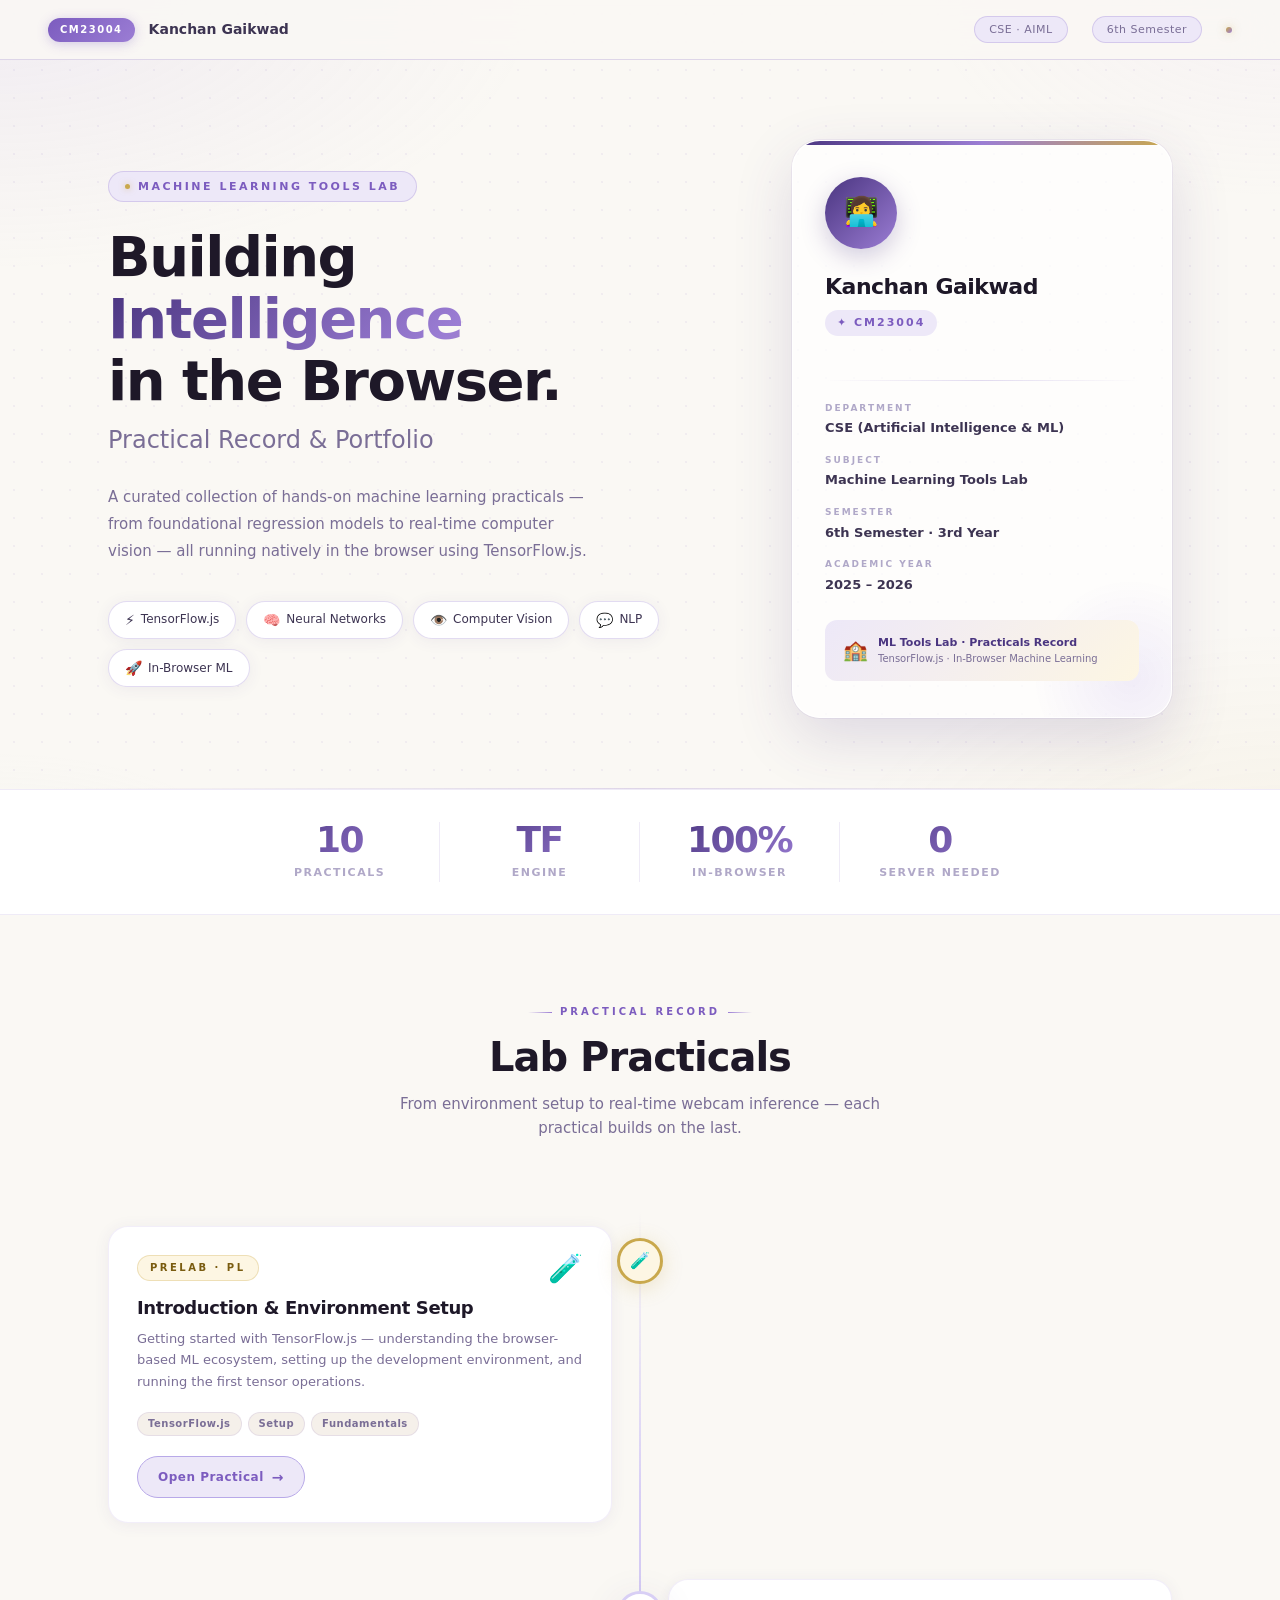
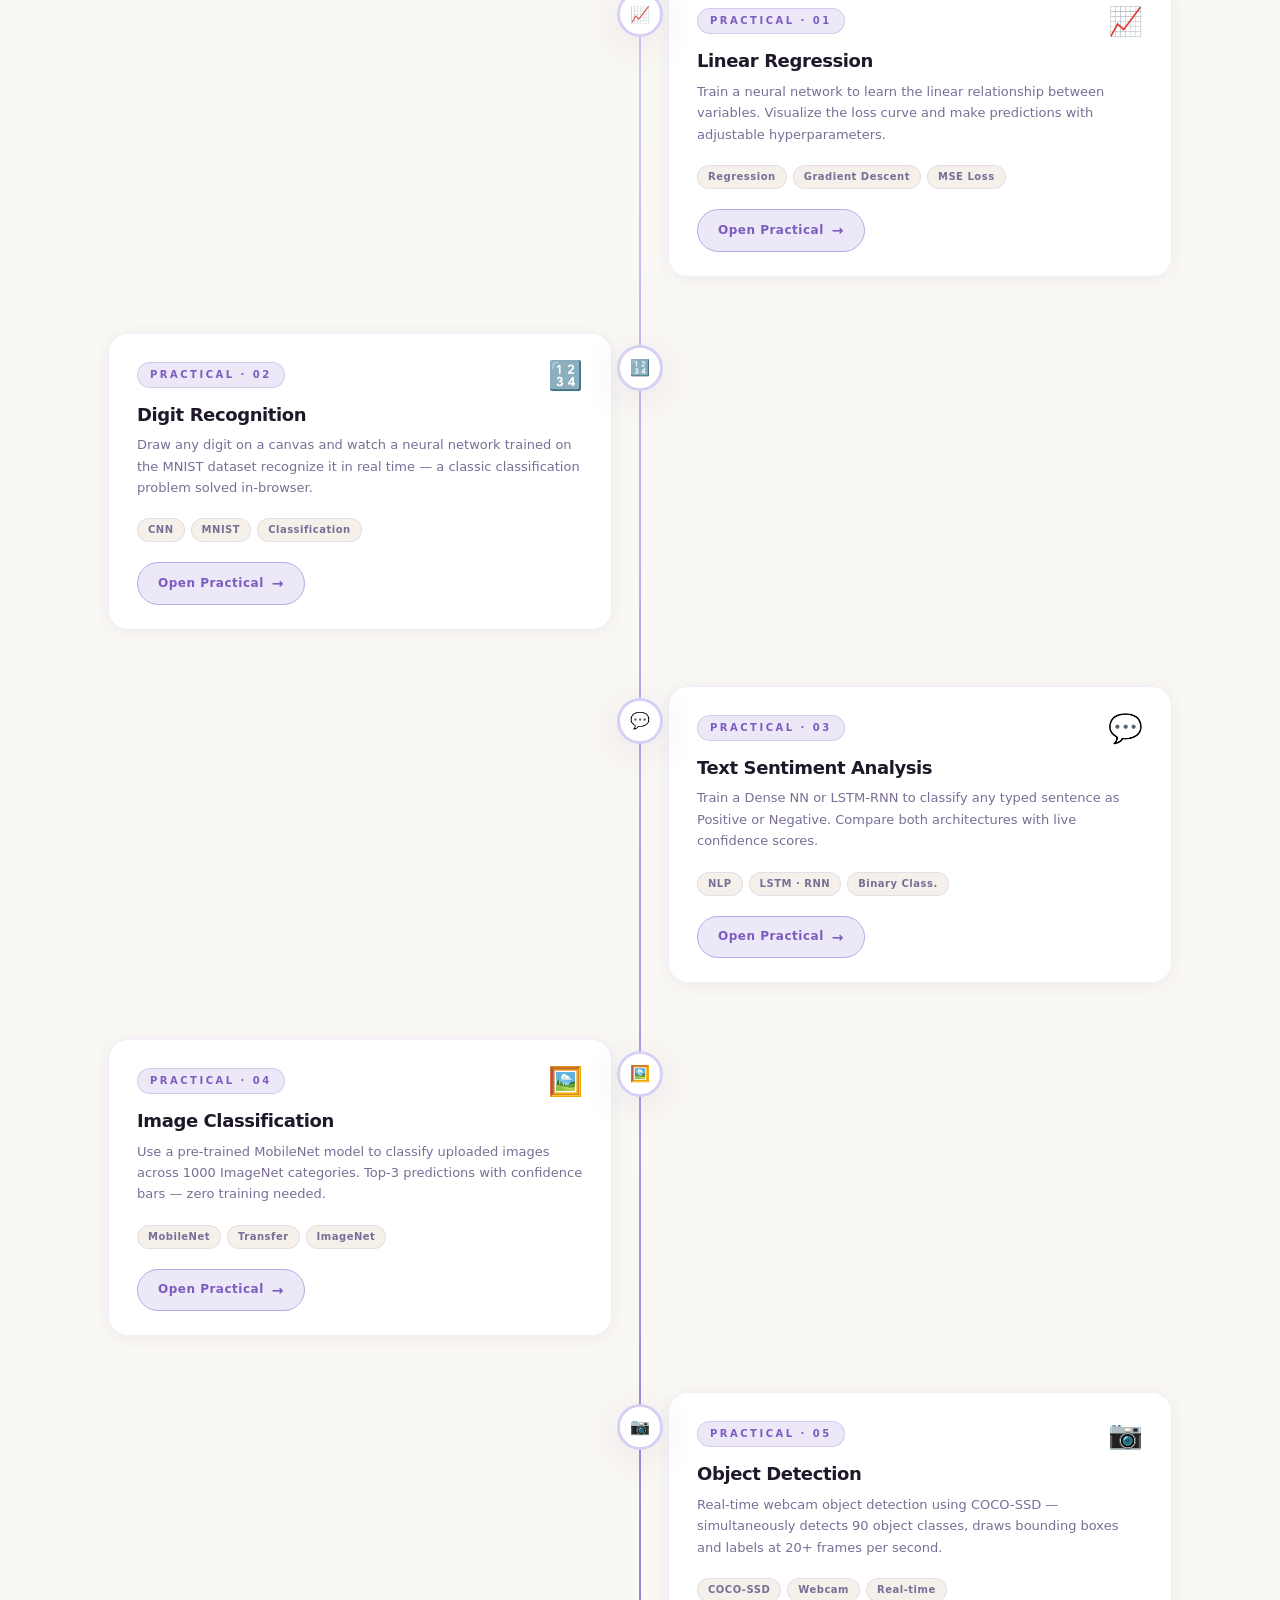
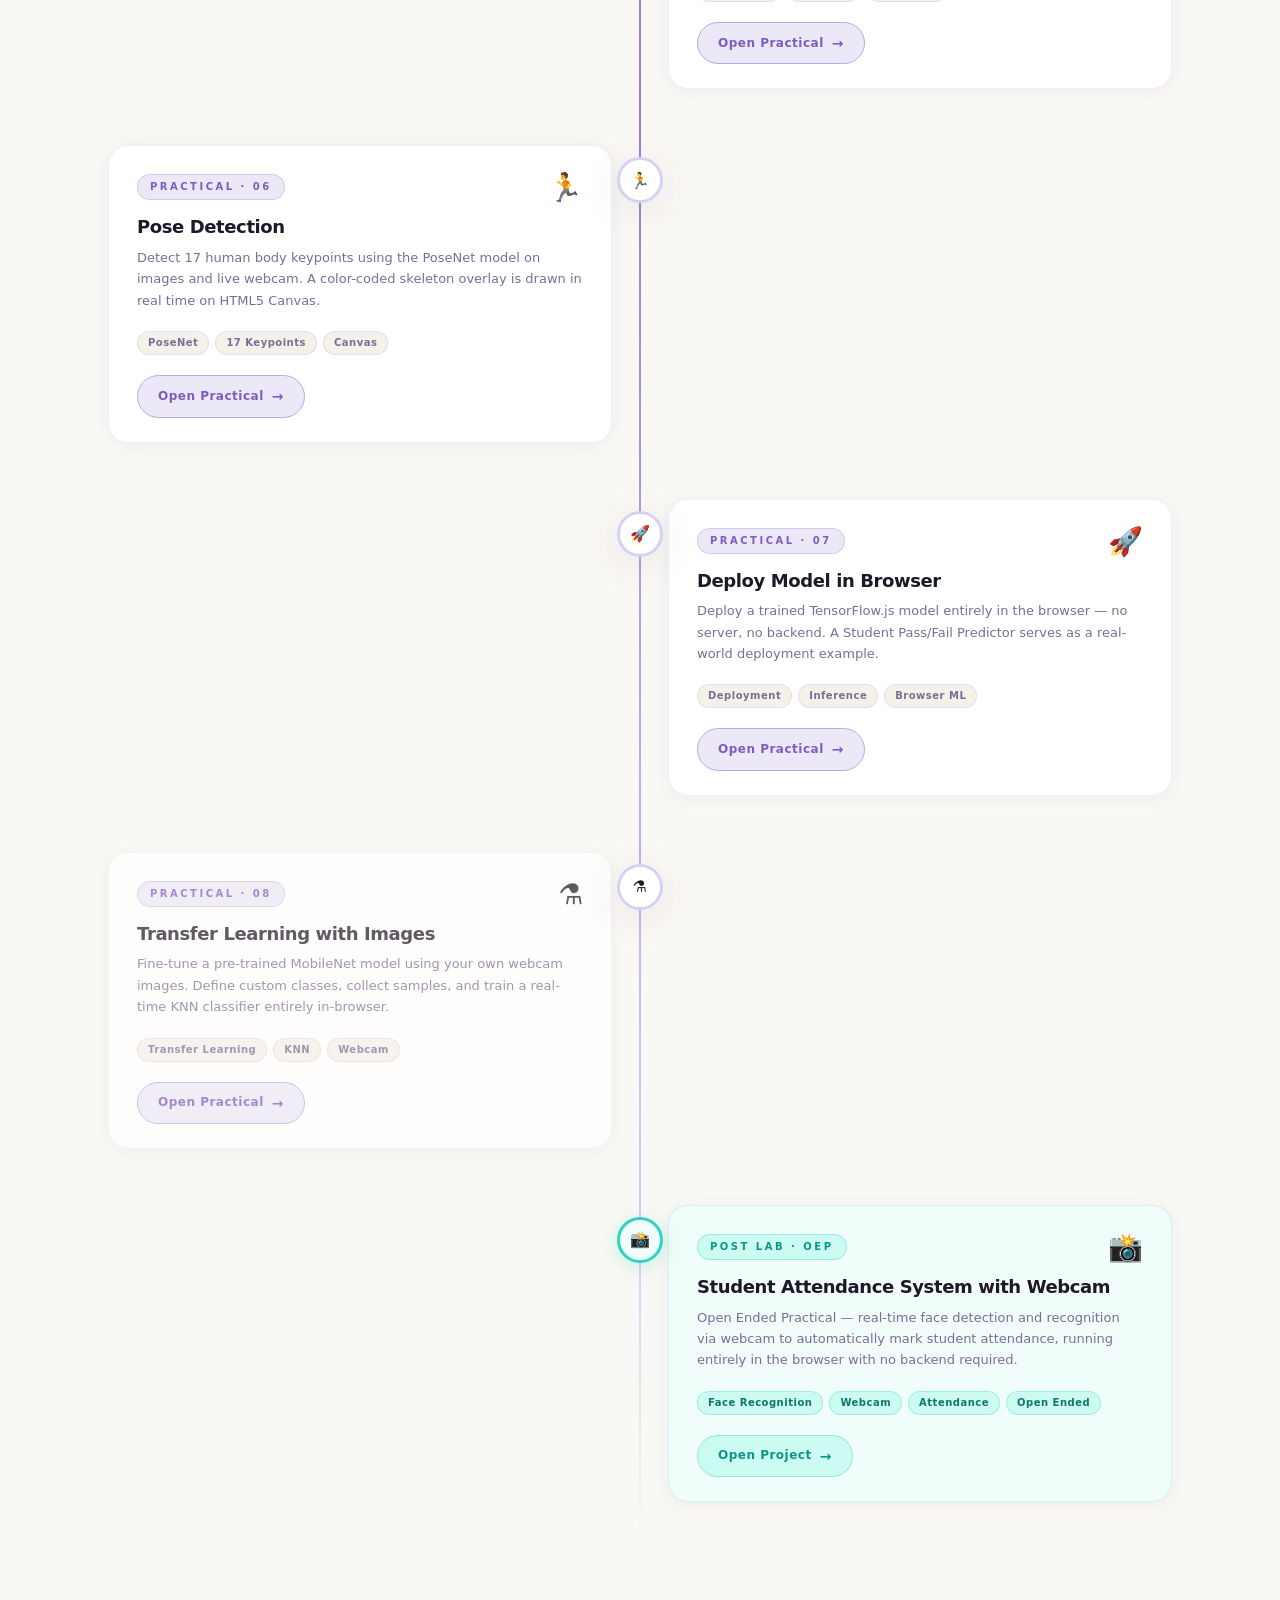
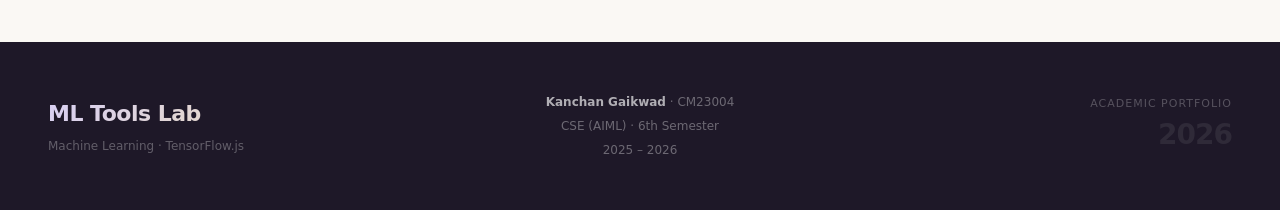
<file: index.html>
<!DOCTYPE html>
<html lang="en">
<head>
<meta charset="UTF-8"/>
<meta name="viewport" content="width=device-width, initial-scale=1.0"/>
<title>ML Tools Lab — Kanchan Gaikwad</title>
<style>

*, *::before, *::after { box-sizing: border-box; margin: 0; padding: 0; }
html { scroll-behavior: smooth; }

:root {
  --cream:        #faf8f4;
  --paper:        #f5f0ea;
  --white:        #ffffff;
  --lavender:     #ede8f8;
  --lavender2:    #d8cff5;
  --lavender3:    #b8a9e8;
  --purple:       #7c5cbf;
  --purple2:      #9b7dd4;
  --purple-deep:  #4a3580;
  --gold:         #c9a84c;
  --gold-light:   #f0dfa0;
  --gold-pale:    #fdf6e3;
  --ink:          #1e1828;
  --ink2:         #3d3452;
  --ink3:         #7a6e96;
  --ink4:         #b0a8c8;
  --border:       rgba(124,92,191,0.12);
  --border2:      rgba(124,92,191,0.22);
  --shadow-sm:    0 2px 16px rgba(74,53,128,0.07);
  --shadow-md:    0 8px 40px rgba(74,53,128,0.11);
  --shadow-lg:    0 20px 60px rgba(74,53,128,0.16);
  --radius:       20px;
}

body {
  background: var(--cream);
  color: var(--ink);
  font-family: -apple-system, BlinkMacSystemFont, 'Segoe UI', system-ui, sans-serif;
  min-height: 100vh;
  line-height: 1.6;
  overflow-x: hidden;
}
body::before {
  content: '';
  position: fixed; inset: 0; z-index: 0; pointer-events: none;
  background:
    radial-gradient(ellipse 70% 50% at 0% 0%,   rgba(180,160,230,0.13) 0%, transparent 60%),
    radial-gradient(ellipse 60% 50% at 100% 100%, rgba(201,168,76,0.08)  0%, transparent 60%),
    radial-gradient(ellipse 50% 40% at 100% 0%,  rgba(220,200,250,0.10) 0%, transparent 55%),
    radial-gradient(ellipse 40% 30% at 0% 100%,  rgba(196,216,200,0.10) 0%, transparent 55%);
}
body::after {
  content: '';
  position: fixed; inset: 0; z-index: 0; pointer-events: none;
  background-image: radial-gradient(circle, rgba(124,92,191,0.07) 1px, transparent 1px);
  background-size: 28px 28px;
}
.page { position: relative; z-index: 1; }

@keyframes fadeUp {
  from { opacity: 0; transform: translateY(24px); }
  to   { opacity: 1; transform: translateY(0); }
}
@keyframes float {
  0%, 100% { transform: translateY(0px); }
  50%       { transform: translateY(-6px); }
}
@keyframes shimmer {
  0%   { background-position: -200% center; }
  100% { background-position: 200% center; }
}

/* NAVBAR */
.navbar {
  position: sticky; top: 0; z-index: 100;
  background: rgba(250,248,244,0.88);
  backdrop-filter: blur(20px);
  border-bottom: 1px solid var(--border2);
  padding: 0 48px; height: 60px;
  display: flex; align-items: center; justify-content: space-between;
  animation: fadeUp 0.5s ease both;
}
.nav-left { display: flex; align-items: center; gap: 14px; }
.nav-badge {
  background: linear-gradient(135deg, var(--purple), var(--purple2));
  color: #fff; font-size: 10px; font-weight: 700;
  letter-spacing: 1.5px; text-transform: uppercase;
  padding: 4px 12px; border-radius: 20px;
  box-shadow: 0 2px 12px rgba(124,92,191,0.3);
}
.nav-name { font-size: 14px; font-weight: 600; color: var(--ink2); }
.nav-right { display: flex; align-items: center; gap: 24px; }
.nav-tag { font-size: 11px; color: var(--ink3); letter-spacing: 0.5px; padding: 4px 14px; background: var(--lavender); border-radius: 20px; border: 1px solid var(--border2); }
.nav-dot { width: 6px; height: 6px; border-radius: 50%; background: linear-gradient(135deg, var(--gold), var(--purple2)); box-shadow: 0 0 8px rgba(201,168,76,0.5); }

/* HERO */
.hero {
  padding: 80px 48px 70px;
  display: grid; grid-template-columns: 1fr 380px;
  gap: 60px; align-items: center;
  max-width: 1160px; margin: 0 auto;
  animation: fadeUp 0.7s 0.1s ease both;
}
.hero-eyebrow { display: inline-flex; align-items: center; gap: 8px; font-size: 11px; font-weight: 600; letter-spacing: 2.5px; text-transform: uppercase; color: var(--purple); background: var(--lavender); border: 1px solid var(--border2); border-radius: 20px; padding: 6px 16px; margin-bottom: 24px; }
.hero-eyebrow .dot { width: 5px; height: 5px; border-radius: 50%; background: var(--gold); box-shadow: 0 0 6px rgba(201,168,76,0.6); }
.hero-heading { font-size: clamp(32px, 4.5vw, 56px); font-weight: 800; line-height: 1.1; letter-spacing: -1.5px; color: var(--ink); margin-bottom: 10px; }
.hero-heading .grad { background: linear-gradient(135deg, var(--purple-deep) 0%, var(--purple2) 50%, var(--gold) 100%); -webkit-background-clip: text; -webkit-text-fill-color: transparent; background-clip: text; background-size: 200% auto; animation: shimmer 4s linear infinite; }
.hero-sub-heading { font-size: clamp(18px, 2vw, 24px); font-weight: 300; color: var(--ink3); margin-bottom: 24px; }
.hero-desc { font-size: 15px; color: var(--ink3); line-height: 1.8; max-width: 480px; margin-bottom: 36px; }
.hero-chips { display: flex; flex-wrap: wrap; gap: 10px; }
.chip { display: inline-flex; align-items: center; gap: 6px; font-size: 12px; font-weight: 500; padding: 7px 16px; border-radius: 20px; border: 1px solid var(--border2); background: var(--white); color: var(--ink2); box-shadow: var(--shadow-sm); transition: all 0.25s ease; }
.chip:hover { background: var(--lavender); border-color: var(--lavender3); transform: translateY(-2px); }
.chip-icon { font-size: 14px; }

/* PROFILE CARD */
.profile-card { background: rgba(255,255,255,0.72); backdrop-filter: blur(24px); border: 1px solid rgba(255,255,255,0.9); border-radius: 28px; padding: 36px 32px; box-shadow: var(--shadow-lg), 0 0 0 1px rgba(124,92,191,0.08); position: relative; overflow: hidden; animation: float 6s ease-in-out infinite; }
.profile-card::before { content: ''; position: absolute; top: 0; left: 0; right: 0; height: 4px; background: linear-gradient(90deg, var(--purple-deep), var(--purple2), var(--gold)); border-radius: 28px 28px 0 0; }
.profile-card::after { content: ''; position: absolute; bottom: -60px; right: -60px; width: 200px; height: 200px; border-radius: 50%; background: radial-gradient(circle, rgba(180,160,230,0.18) 0%, transparent 70%); pointer-events: none; }
.card-avatar { width: 72px; height: 72px; border-radius: 50%; background: linear-gradient(135deg, var(--purple-deep), var(--purple2)); display: flex; align-items: center; justify-content: center; font-size: 28px; margin-bottom: 20px; box-shadow: 0 8px 24px rgba(74,53,128,0.25); position: relative; z-index: 1; }
.card-name { font-size: 22px; font-weight: 800; color: var(--ink); letter-spacing: -0.5px; margin-bottom: 4px; position: relative; z-index: 1; }
.card-roll { display: inline-flex; align-items: center; gap: 6px; font-size: 11px; font-weight: 700; letter-spacing: 2px; text-transform: uppercase; color: var(--purple); background: var(--lavender); padding: 4px 12px; border-radius: 20px; margin-bottom: 24px; position: relative; z-index: 1; }
.card-divider { height: 1px; background: linear-gradient(90deg, transparent, var(--border2), transparent); margin: 20px 0; }
.card-fields { display: flex; flex-direction: column; gap: 14px; position: relative; z-index: 1; }
.field-label { font-size: 9px; font-weight: 700; letter-spacing: 2px; text-transform: uppercase; color: var(--ink4); margin-bottom: 3px; }
.field-val { font-size: 13px; font-weight: 600; color: var(--ink2); }
.card-footer { margin-top: 24px; padding: 14px 18px; background: linear-gradient(135deg, var(--lavender), var(--gold-pale)); border-radius: 12px; display: flex; align-items: center; gap: 10px; position: relative; z-index: 1; }
.card-footer-icon { font-size: 20px; }
.cft-title { font-size: 11px; font-weight: 700; color: var(--purple-deep); }
.cft-sub { font-size: 10px; color: var(--ink3); }

/* STATS */
.divider { height: 1px; background: linear-gradient(90deg, transparent, var(--border2), transparent); margin: 0 48px; }
.stats-strip { background: var(--white); border-top: 1px solid var(--border); border-bottom: 1px solid var(--border); padding: 32px 48px; display: flex; justify-content: center; margin-bottom: 80px; animation: fadeUp 0.6s 0.3s ease both; }
.stat { flex: 1; max-width: 200px; text-align: center; padding: 0 28px; border-right: 1px solid var(--border); }
.stat:last-child { border-right: none; }
.stat-val { font-size: 36px; font-weight: 900; letter-spacing: -1.5px; background: linear-gradient(135deg, var(--purple-deep), var(--purple2)); -webkit-background-clip: text; -webkit-text-fill-color: transparent; background-clip: text; line-height: 1; margin-bottom: 6px; }
.stat-lbl { font-size: 11px; font-weight: 600; letter-spacing: 1.5px; text-transform: uppercase; color: var(--ink4); }

/* SECTION */
.section-wrap { max-width: 1160px; margin: 0 auto; padding: 0 48px 100px; }
.section-head { text-align: center; margin-bottom: 70px; animation: fadeUp 0.6s 0.2s ease both; }
.section-kicker { display: inline-flex; align-items: center; gap: 8px; font-size: 10px; font-weight: 700; letter-spacing: 3px; text-transform: uppercase; color: var(--purple); margin-bottom: 14px; }
.section-kicker::before, .section-kicker::after { content: ''; display: inline-block; width: 24px; height: 1px; background: linear-gradient(90deg, transparent, var(--purple2)); }
.section-kicker::after { background: linear-gradient(90deg, var(--purple2), transparent); }
.section-title { font-size: clamp(26px, 3.5vw, 40px); font-weight: 800; letter-spacing: -1px; color: var(--ink); line-height: 1.15; margin-bottom: 12px; }
.section-desc { font-size: 15px; color: var(--ink3); max-width: 500px; margin: 0 auto; }

/* TIMELINE */
.timeline { position: relative; display: flex; flex-direction: column; }
.timeline::before {
  content: ''; position: absolute; left: 50%; top: 0; bottom: 0; width: 2px;
  background: linear-gradient(180deg, transparent 0%, var(--lavender2) 8%, var(--lavender3) 30%, var(--purple2) 60%, var(--lavender2) 92%, transparent 100%);
  transform: translateX(-50%);
}

.t-item { display: grid; grid-template-columns: 1fr 56px 1fr; align-items: start; min-height: 160px; padding-bottom: 24px; animation: fadeUp 0.6s ease both; }
.t-item:nth-child(even) .t-card  { grid-column: 3; grid-row: 1; }
.t-item:nth-child(even) .t-center { grid-column: 2; grid-row: 1; }
.t-item:nth-child(even) .t-spacer { grid-column: 1; grid-row: 1; }
.t-item:nth-child(odd)  .t-card  { grid-column: 1; grid-row: 1; }
.t-item:nth-child(odd)  .t-center { grid-column: 2; grid-row: 1; }
.t-item:nth-child(odd)  .t-spacer { grid-column: 3; grid-row: 1; }

.t-center { display: flex; flex-direction: column; align-items: center; position: relative; padding-top: 28px; }
.t-node { width: 46px; height: 46px; border-radius: 50%; background: var(--white); border: 3px solid var(--lavender2); display: flex; align-items: center; justify-content: center; font-size: 16px; position: relative; z-index: 2; box-shadow: var(--shadow-md); flex-shrink: 0; }
.t-item.prelab .t-node { border-color: var(--gold); background: var(--gold-pale); box-shadow: 0 4px 20px rgba(201,168,76,0.25); }
.t-item.postlab .t-node { border-color: #2dd4bf; background: #f0fdfa; box-shadow: 0 4px 20px rgba(45,212,191,0.25); }

.t-card { background: var(--white); border: 1px solid rgba(124,92,191,0.10); border-radius: var(--radius); padding: 28px 28px 24px; box-shadow: var(--shadow-sm); text-decoration: none; color: inherit; display: block; position: relative; overflow: hidden; margin: 16px 0; transition: transform 0.3s cubic-bezier(0.34,1.56,0.64,1), box-shadow 0.3s ease, border-color 0.3s ease; }

.t-item:nth-child(odd)  .t-card::after,
.t-item:nth-child(even) .t-card::after { content: ''; position: absolute; top: 50px; width: 36px; height: 1px; background: linear-gradient(90deg, var(--lavender2), transparent); }
.t-item:nth-child(odd)  .t-card::after { right: -36px; }
.t-item:nth-child(even) .t-card::after { left: -36px; background: linear-gradient(270deg, var(--lavender2), transparent); }

.t-card::before { content: ''; position: absolute; top: 0; left: 0; right: 0; height: 3px; background: linear-gradient(90deg, var(--card-c1, var(--purple-deep)), var(--card-c2, var(--purple2))); border-radius: var(--radius) var(--radius) 0 0; opacity: 0; transition: opacity 0.3s; }
.t-card:hover { transform: translateY(-6px) scale(1.01); box-shadow: var(--shadow-lg); border-color: var(--border2); }
.t-card:hover::before { opacity: 1; }
.t-card:hover .t-btn { background: var(--purple); color: #fff; box-shadow: 0 4px 16px rgba(124,92,191,0.35); }
.t-card:hover .t-btn-arrow { transform: translateX(4px); }

.t-item:nth-child(1)  .t-card { --card-c1: #c9a84c; --card-c2: #e8d080; }
.t-item:nth-child(2)  .t-card { --card-c1: #7c5cbf; --card-c2: #9b7dd4; }
.t-item:nth-child(3)  .t-card { --card-c1: #3a7bd5; --card-c2: #7aabf0; }
.t-item:nth-child(4)  .t-card { --card-c1: #d45bbf; --card-c2: #f07ae8; }
.t-item:nth-child(5)  .t-card { --card-c1: #4a9d6f; --card-c2: #72c494; }
.t-item:nth-child(6)  .t-card { --card-c1: #d4753a; --card-c2: #f0a060; }
.t-item:nth-child(7)  .t-card { --card-c1: #5b6abf; --card-c2: #8090e0; }
.t-item:nth-child(8)  .t-card { --card-c1: #7abf5b; --card-c2: #a0e080; }
.t-item:nth-child(9)  .t-card { --card-c1: #bfb05b; --card-c2: #e0d080; }

/* Post lab: teal theme, same size as others */
.t-item.postlab .t-card { background: #f0fdfa; border-color: rgba(45,212,191,0.2); --card-c1: #0d9488; --card-c2: #2dd4bf; }
.t-item.postlab .t-card:hover { border-color: rgba(45,212,191,0.45); }
.t-item.postlab .t-card:hover .t-btn { background: #0d9488; color: #fff; box-shadow: 0 4px 16px rgba(13,148,136,0.35); }

.t-card-head { display: flex; align-items: flex-start; justify-content: space-between; margin-bottom: 14px; }
.t-num { font-size: 10px; font-weight: 800; letter-spacing: 2.5px; text-transform: uppercase; color: var(--purple); background: var(--lavender); padding: 4px 12px; border-radius: 20px; border: 1px solid var(--border2); white-space: nowrap; }
.t-item.prelab  .t-num { color: #7a5c10; background: var(--gold-pale); border-color: rgba(201,168,76,0.3); }
.t-item.postlab .t-num { color: #0d9488; background: #ccfbf1; border-color: rgba(45,212,191,0.35); }

.t-emoji { font-size: 28px; line-height: 1; }
.t-title { font-size: 18px; font-weight: 800; color: var(--ink); letter-spacing: -0.4px; line-height: 1.25; margin-bottom: 8px; }
.t-desc { font-size: 13px; color: var(--ink3); line-height: 1.65; margin-bottom: 20px; }
.t-tags { display: flex; flex-wrap: wrap; gap: 6px; margin-bottom: 20px; }
.t-tag { font-size: 10px; font-weight: 600; letter-spacing: 0.5px; padding: 3px 10px; border-radius: 20px; background: var(--paper); border: 1px solid var(--border); color: var(--ink3); }
.t-item.postlab .t-tag { background: #ccfbf1; border-color: rgba(45,212,191,0.3); color: #0f766e; }

.t-btn { display: inline-flex; align-items: center; gap: 8px; font-size: 12px; font-weight: 700; letter-spacing: 0.5px; padding: 9px 20px; border-radius: 40px; background: var(--lavender); border: 1.5px solid var(--lavender3); color: var(--purple); text-decoration: none; transition: all 0.25s ease; width: fit-content; }
.t-item.postlab .t-btn { background: #ccfbf1; border-color: rgba(45,212,191,0.4); color: #0d9488; }
.t-btn-arrow { transition: transform 0.2s ease; font-size: 14px; }
.t-spacer {}

/* FOOTER */
.footer { background: var(--ink); color: rgba(255,255,255,0.55); padding: 48px; display: grid; grid-template-columns: 1fr 1fr 1fr; gap: 40px; align-items: center; }
.footer-brand { font-size: 22px; font-weight: 800; letter-spacing: -0.5px; background: linear-gradient(135deg, var(--lavender2), var(--gold-light)); -webkit-background-clip: text; -webkit-text-fill-color: transparent; background-clip: text; margin-bottom: 6px; }
.footer-sub { font-size: 12px; color: rgba(255,255,255,0.3); }
.footer-mid { text-align: center; }
.footer-mid-text { font-size: 12px; line-height: 2; color: rgba(255,255,255,0.35); }
.footer-mid-text b { color: rgba(255,255,255,0.65); }
.footer-right { text-align: right; }
.footer-made { font-size: 11px; color: rgba(255,255,255,0.25); letter-spacing: 1px; text-transform: uppercase; }
.footer-year { font-size: 28px; font-weight: 800; color: rgba(255,255,255,0.08); letter-spacing: -1px; }

/* RESPONSIVE */
@media (max-width: 900px) {
  .hero { grid-template-columns: 1fr; gap: 40px; padding: 48px 24px 40px; }
  .profile-card { animation: none; }
  .section-wrap { padding: 0 24px 80px; }
  .timeline::before { left: 24px; transform: none; }
  .t-item { grid-template-columns: 48px 1fr !important; padding-bottom: 16px; }
  .t-item:nth-child(odd) .t-card,
  .t-item:nth-child(even) .t-card { grid-column: 2 !important; grid-row: 1 !important; }
  .t-item:nth-child(odd) .t-center,
  .t-item:nth-child(even) .t-center { grid-column: 1 !important; grid-row: 1 !important; }
  .t-item:nth-child(odd) .t-spacer,
  .t-item:nth-child(even) .t-spacer { display: none !important; }
  .t-item:nth-child(odd) .t-card::after,
  .t-item:nth-child(even) .t-card::after { display: none; }
  .t-card { margin: 8px 0 8px 12px; }
  .navbar { padding: 0 20px; }
  .nav-right .nav-tag:first-child { display: none; }
  .stats-strip { padding: 24px; }
  .stat { padding: 0 16px; }
  .stat-val { font-size: 28px; }
  .footer { grid-template-columns: 1fr; gap: 20px; padding: 32px 24px; }
  .footer-mid, .footer-right { text-align: left; }
}
@media (max-width: 540px) {
  .hero-heading { font-size: 28px; }
  .nav-name { display: none; }
  .hero-chips, .t-tags { display: none; }
  .t-card { padding: 20px; }
  .t-title { font-size: 16px; }
}

</style>
</head>
<body>
<div class="page">

<nav class="navbar">
  <div class="nav-left">
    <span class="nav-badge">CM23004</span>
    <span class="nav-name">Kanchan Gaikwad</span>
  </div>
  <div class="nav-right">
    <span class="nav-tag">CSE · AIML</span>
    <span class="nav-tag">6th Semester</span>
    <div class="nav-dot"></div>
  </div>
</nav>

<section class="hero">
  <div class="hero-text">
    <div class="hero-eyebrow"><span class="dot"></span> Machine Learning Tools Lab</div>
    <h1 class="hero-heading">Building<br/><span class="grad">Intelligence</span><br/>in the Browser.</h1>
    <p class="hero-sub-heading">Practical Record &amp; Portfolio</p>
    <p class="hero-desc">A curated collection of hands-on machine learning practicals — from foundational regression models to real-time computer vision — all running natively in the browser using TensorFlow.js.</p>
    <div class="hero-chips">
      <span class="chip"><span class="chip-icon">⚡</span> TensorFlow.js</span>
      <span class="chip"><span class="chip-icon">🧠</span> Neural Networks</span>
      <span class="chip"><span class="chip-icon">👁️</span> Computer Vision</span>
      <span class="chip"><span class="chip-icon">💬</span> NLP</span>
      <span class="chip"><span class="chip-icon">🚀</span> In-Browser ML</span>
    </div>
  </div>
  <div class="profile-card">
    <div class="card-avatar">👩‍💻</div>
    <div class="card-name">Kanchan Gaikwad</div>
    <div class="card-roll">✦ CM23004</div>
    <div class="card-divider"></div>
    <div class="card-fields">
      <div class="card-field"><div class="field-label">Department</div><div class="field-val">CSE (Artificial Intelligence &amp; ML)</div></div>
      <div class="card-field"><div class="field-label">Subject</div><div class="field-val">Machine Learning Tools Lab</div></div>
      <div class="card-field"><div class="field-label">Semester</div><div class="field-val">6th Semester · 3rd Year</div></div>
      <div class="card-field"><div class="field-label">Academic Year</div><div class="field-val">2025 – 2026</div></div>
    </div>
    <div class="card-footer">
      <div class="card-footer-icon">🏫</div>
      <div><div class="cft-title">ML Tools Lab · Practicals Record</div><div class="cft-sub">TensorFlow.js · In-Browser Machine Learning</div></div>
    </div>
  </div>
</section>

<div class="divider"></div>
<div class="stats-strip">
  <div class="stat"><div class="stat-val">10</div><div class="stat-lbl">Practicals</div></div>
  <div class="stat"><div class="stat-val">TF</div><div class="stat-lbl">Engine</div></div>
  <div class="stat"><div class="stat-val">100%</div><div class="stat-lbl">In-Browser</div></div>
  <div class="stat"><div class="stat-val">0</div><div class="stat-lbl">Server Needed</div></div>
</div>

<section class="section-wrap">
  <div class="section-head">
    <div class="section-kicker">Practical Record</div>
    <h2 class="section-title">Lab Practicals</h2>
    <p class="section-desc">From environment setup to real-time webcam inference — each practical builds on the last.</p>
  </div>

  <div class="timeline">

    <!-- PL -->
    <div class="t-item prelab" style="animation-delay:0.05s;">
      <a href="HelloTensorFlowJS/index.html" class="t-card">
        <div class="t-card-head"><span class="t-num">Prelab · PL</span><span class="t-emoji">🧪</span></div>
        <div class="t-title">Introduction &amp; Environment Setup</div>
        <div class="t-desc">Getting started with TensorFlow.js — understanding the browser-based ML ecosystem, setting up the development environment, and running the first tensor operations.</div>
        <div class="t-tags"><span class="t-tag">TensorFlow.js</span><span class="t-tag">Setup</span><span class="t-tag">Fundamentals</span></div>
        <div class="t-btn">Open Practical <span class="t-btn-arrow">→</span></div>
      </a>
      <div class="t-center"><div class="t-node">🧪</div></div>
      <div class="t-spacer"></div>
    </div>

    <!-- PR1 -->
    <div class="t-item" style="animation-delay:0.10s;">
      <div class="t-spacer"></div>
      <div class="t-center"><div class="t-node">📈</div></div>
      <a href="LinearRegressionwithSyntheticData/index.html" class="t-card">
        <div class="t-card-head"><span class="t-num">Practical · 01</span><span class="t-emoji">📈</span></div>
        <div class="t-title">Linear Regression</div>
        <div class="t-desc">Train a neural network to learn the linear relationship between variables. Visualize the loss curve and make predictions with adjustable hyperparameters.</div>
        <div class="t-tags"><span class="t-tag">Regression</span><span class="t-tag">Gradient Descent</span><span class="t-tag">MSE Loss</span></div>
        <div class="t-btn">Open Practical <span class="t-btn-arrow">→</span></div>
      </a>
    </div>

    <!-- PR2 -->
    <div class="t-item" style="animation-delay:0.15s;">
      <a href="Digit%20Recognition%20(MNIST%20Dataset)/index.html" class="t-card">
        <div class="t-card-head"><span class="t-num">Practical · 02</span><span class="t-emoji">🔢</span></div>
        <div class="t-title">Digit Recognition</div>
        <div class="t-desc">Draw any digit on a canvas and watch a neural network trained on the MNIST dataset recognize it in real time — a classic classification problem solved in-browser.</div>
        <div class="t-tags"><span class="t-tag">CNN</span><span class="t-tag">MNIST</span><span class="t-tag">Classification</span></div>
        <div class="t-btn">Open Practical <span class="t-btn-arrow">→</span></div>
      </a>
      <div class="t-center"><div class="t-node">🔢</div></div>
      <div class="t-spacer"></div>
    </div>

    <!-- PR3 -->
    <div class="t-item" style="animation-delay:0.20s;">
      <div class="t-spacer"></div>
      <div class="t-center"><div class="t-node">💬</div></div>
      <a href="Text%20Sentiment%20Analysis/index.html" class="t-card">
        <div class="t-card-head"><span class="t-num">Practical · 03</span><span class="t-emoji">💬</span></div>
        <div class="t-title">Text Sentiment Analysis</div>
        <div class="t-desc">Train a Dense NN or LSTM-RNN to classify any typed sentence as Positive or Negative. Compare both architectures with live confidence scores.</div>
        <div class="t-tags"><span class="t-tag">NLP</span><span class="t-tag">LSTM · RNN</span><span class="t-tag">Binary Class.</span></div>
        <div class="t-btn">Open Practical <span class="t-btn-arrow">→</span></div>
      </a>
    </div>

    <!-- PR4 -->
    <div class="t-item" style="animation-delay:0.25s;">
      <a href="Image%20Classification%20with%20Pre-trained%20MobileNet/index.html" class="t-card">
        <div class="t-card-head"><span class="t-num">Practical · 04</span><span class="t-emoji">🖼️</span></div>
        <div class="t-title">Image Classification</div>
        <div class="t-desc">Use a pre-trained MobileNet model to classify uploaded images across 1000 ImageNet categories. Top-3 predictions with confidence bars — zero training needed.</div>
        <div class="t-tags"><span class="t-tag">MobileNet</span><span class="t-tag">Transfer</span><span class="t-tag">ImageNet</span></div>
        <div class="t-btn">Open Practical <span class="t-btn-arrow">→</span></div>
      </a>
      <div class="t-center"><div class="t-node">🖼️</div></div>
      <div class="t-spacer"></div>
    </div>

    <!-- PR5 -->
    <div class="t-item" style="animation-delay:0.30s;">
      <div class="t-spacer"></div>
      <div class="t-center"><div class="t-node">📷</div></div>
      <a href="Webcam-based%20Object%20Detection/index.html" class="t-card">
        <div class="t-card-head"><span class="t-num">Practical · 05</span><span class="t-emoji">📷</span></div>
        <div class="t-title">Object Detection</div>
        <div class="t-desc">Real-time webcam object detection using COCO-SSD — simultaneously detects 90 object classes, draws bounding boxes and labels at 20+ frames per second.</div>
        <div class="t-tags"><span class="t-tag">COCO-SSD</span><span class="t-tag">Webcam</span><span class="t-tag">Real-time</span></div>
        <div class="t-btn">Open Practical <span class="t-btn-arrow">→</span></div>
      </a>
    </div>

    <!-- PR6 -->
    <div class="t-item" style="animation-delay:0.35s;">
      <a href="pose-detection-posenet/index.html" class="t-card">
        <div class="t-card-head"><span class="t-num">Practical · 06</span><span class="t-emoji">🏃</span></div>
        <div class="t-title">Pose Detection</div>
        <div class="t-desc">Detect 17 human body keypoints using the PoseNet model on images and live webcam. A color-coded skeleton overlay is drawn in real time on HTML5 Canvas.</div>
        <div class="t-tags"><span class="t-tag">PoseNet</span><span class="t-tag">17 Keypoints</span><span class="t-tag">Canvas</span></div>
        <div class="t-btn">Open Practical <span class="t-btn-arrow">→</span></div>
      </a>
      <div class="t-center"><div class="t-node">🏃</div></div>
      <div class="t-spacer"></div>
    </div>

    <!-- PR7 -->
    <div class="t-item" style="animation-delay:0.40s;">
      <div class="t-spacer"></div>
      <div class="t-center"><div class="t-node">🚀</div></div>
      <a href="Deploying%20a%20Model%20in%20Browser/index.html" class="t-card">
        <div class="t-card-head"><span class="t-num">Practical · 07</span><span class="t-emoji">🚀</span></div>
        <div class="t-title">Deploy Model in Browser</div>
        <div class="t-desc">Deploy a trained TensorFlow.js model entirely in the browser — no server, no backend. A Student Pass/Fail Predictor serves as a real-world deployment example.</div>
        <div class="t-tags"><span class="t-tag">Deployment</span><span class="t-tag">Inference</span><span class="t-tag">Browser ML</span></div>
        <div class="t-btn">Open Practical <span class="t-btn-arrow">→</span></div>
      </a>
    </div>

    <!-- PR8 -->
    <div class="t-item" style="animation-delay:0.45s;">
      <a href="Transfer%20Learning%20with%20Images/index.html" class="t-card" style="opacity:0.7;">
        <div class="t-card-head"><span class="t-num">Practical · 08</span><span class="t-emoji">⚗️</span></div>
        <div class="t-title">Transfer Learning with Images</div>
        <div class="t-desc">Fine-tune a pre-trained MobileNet model using your own webcam images. Define custom classes, collect samples, and train a real-time KNN classifier entirely in-browser.</div>
        <div class="t-tags"><span class="t-tag">Transfer Learning</span><span class="t-tag">KNN</span><span class="t-tag">Webcam</span></div>
        <div class="t-btn">Open Practical <span class="t-btn-arrow">→</span></div>
      </a>
      <div class="t-center"><div class="t-node">⚗️</div></div>
      <div class="t-spacer"></div>
    </div>

    <!-- POST LAB -->
    <div class="t-item postlab" style="animation-delay:0.50s;">
      <div class="t-spacer"></div>
      <div class="t-center"><div class="t-node">📸</div></div>
      <a href="Student%20Attendance%20System/index.html" class="t-card">
        <div class="t-card-head"><span class="t-num">Post Lab · OEP</span><span class="t-emoji">📸</span></div>
        <div class="t-title">Student Attendance System with Webcam</div>
        <div class="t-desc">Open Ended Practical — real-time face detection and recognition via webcam to automatically mark student attendance, running entirely in the browser with no backend required.</div>
        <div class="t-tags">
          <span class="t-tag">Face Recognition</span>
          <span class="t-tag">Webcam</span>
          <span class="t-tag">Attendance</span>
          <span class="t-tag">Open Ended</span>
        </div>
        <div class="t-btn">Open Project <span class="t-btn-arrow">→</span></div>
      </a>
    </div>

  </div>
</section>

<footer class="footer">
  <div>
    <div class="footer-brand">ML Tools Lab</div>
    <div class="footer-sub">Machine Learning · TensorFlow.js</div>
  </div>
  <div class="footer-mid">
    <div class="footer-mid-text"><b>Kanchan Gaikwad</b> · CM23004<br/>CSE (AIML) · 6th Semester<br/>2025 – 2026</div>
  </div>
  <div class="footer-right">
    <div class="footer-made">Academic Portfolio</div>
    <div class="footer-year">2026</div>
  </div>
</footer>

</div>
</body>
</html>
</file>
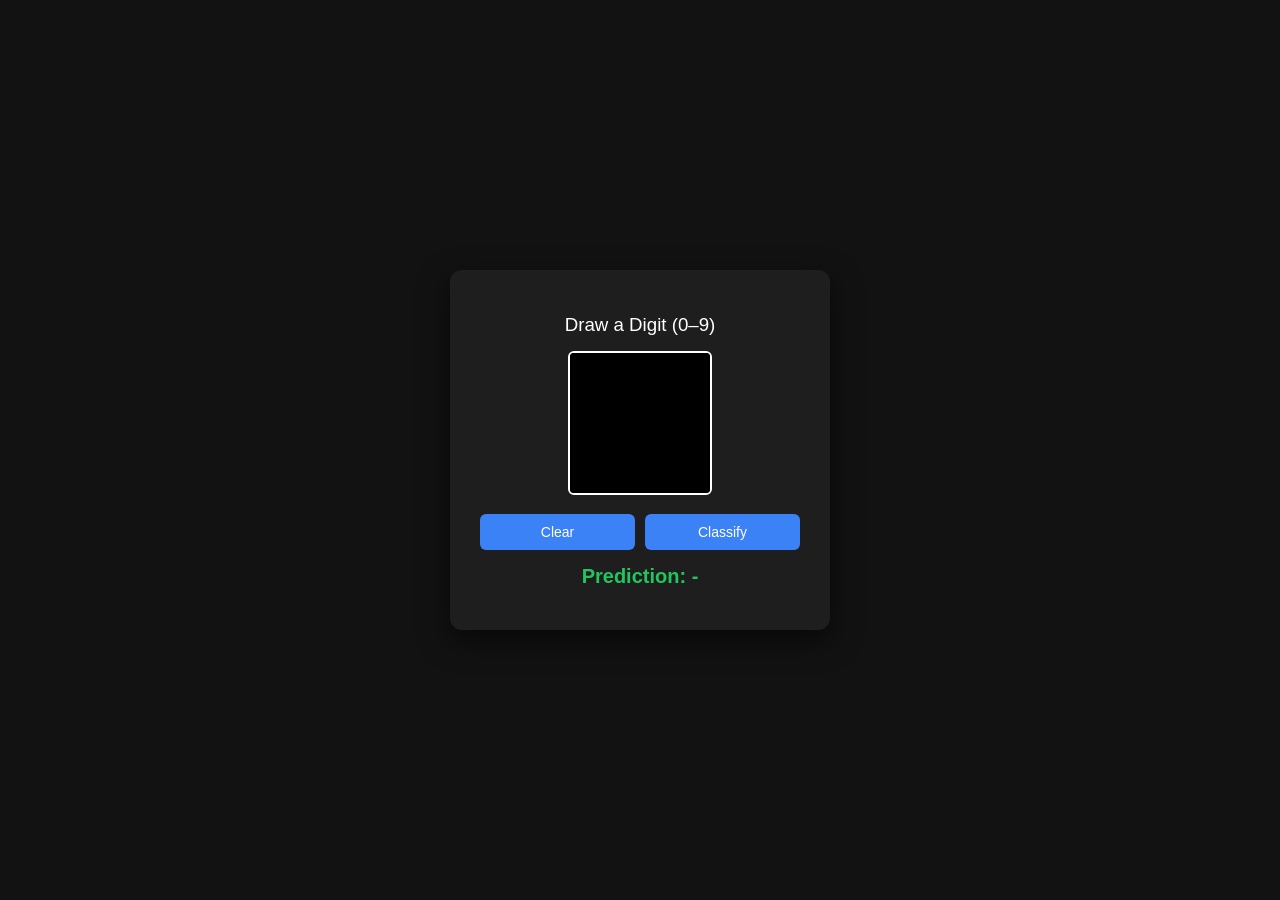
<file: Digit Recognition (MNIST Dataset)/LabAssignments/LabAssignment2/LabAssignments2.html>
<!DOCTYPE html>
<html lang="en">
<head>
<meta charset="UTF-8">
<title>Digit Recognition</title>

<style>
    body {
        margin: 0;
        height: 100vh;
        display: flex;
        justify-content: center;
        align-items: center;
        background: #121212;
        font-family: Arial, sans-serif;
        color: white;
    }

    .container {
        background: #1e1e1e;
        padding: 25px 30px;
        border-radius: 12px;
        text-align: center;
        box-shadow: 0 10px 30px rgba(0,0,0,0.6);
        width: 320px;
    }

    h3 {
        margin-bottom: 15px;
        font-weight: normal;
    }

    canvas {
        border: 2px solid #ffffff;
        background: black;
        border-radius: 6px;
        cursor: crosshair;
        margin-bottom: 15px;
    }

    .buttons {
        display: flex;
        justify-content: space-between;
        gap: 10px;
        margin-bottom: 15px;
    }

    button {
        flex: 1;
        padding: 10px;
        border: none;
        border-radius: 6px;
        font-size: 14px;
        cursor: pointer;
        background: #3b82f6;
        color: white;
    }

    button:hover {
        background: #2563eb;
    }

    #prediction-text {
        margin-top: 10px;
        font-size: 20px;
        color: #22c55e;
    }
</style>
</head>

<body>

<div class="container">
    <h3>Draw a Digit (0–9)</h3>

    <canvas id="canvas" width="140" height="140"></canvas>

    <div class="buttons">
        <button onclick="clearCanvas()">Clear</button>
        <button onclick="predictDigit()">Classify</button>
    </div>

    <h2 id="prediction-text">Prediction: -</h2>
</div>

<script>
    const canvas = document.getElementById('canvas');
    const ctx = canvas.getContext('2d');
    let drawing = false;

    ctx.fillStyle = "black";
    ctx.fillRect(0, 0, canvas.width, canvas.height);

    canvas.addEventListener("mousedown", () => drawing = true);
    canvas.addEventListener("mouseup", () => drawing = false);
    canvas.addEventListener("mouseleave", () => drawing = false);

    canvas.addEventListener("mousemove", (e) => {
        if (!drawing) return;
        ctx.fillStyle = "white";
        ctx.beginPath();
        ctx.arc(e.offsetX, e.offsetY, 7, 0, Math.PI * 2);
        ctx.fill();
    });

    function clearCanvas() {
        ctx.fillStyle = "black";
        ctx.fillRect(0, 0, canvas.width, canvas.height);
        document.getElementById("prediction-text").innerText = "Prediction: -";
    }

    function predictDigit() {
        // Placeholder (mock prediction)
        const randomDigit = Math.floor(Math.random() * 10);
        document.getElementById("prediction-text").innerText =
            "Prediction: " + randomDigit;
    }
</script>

</body>
</html>
</file>
